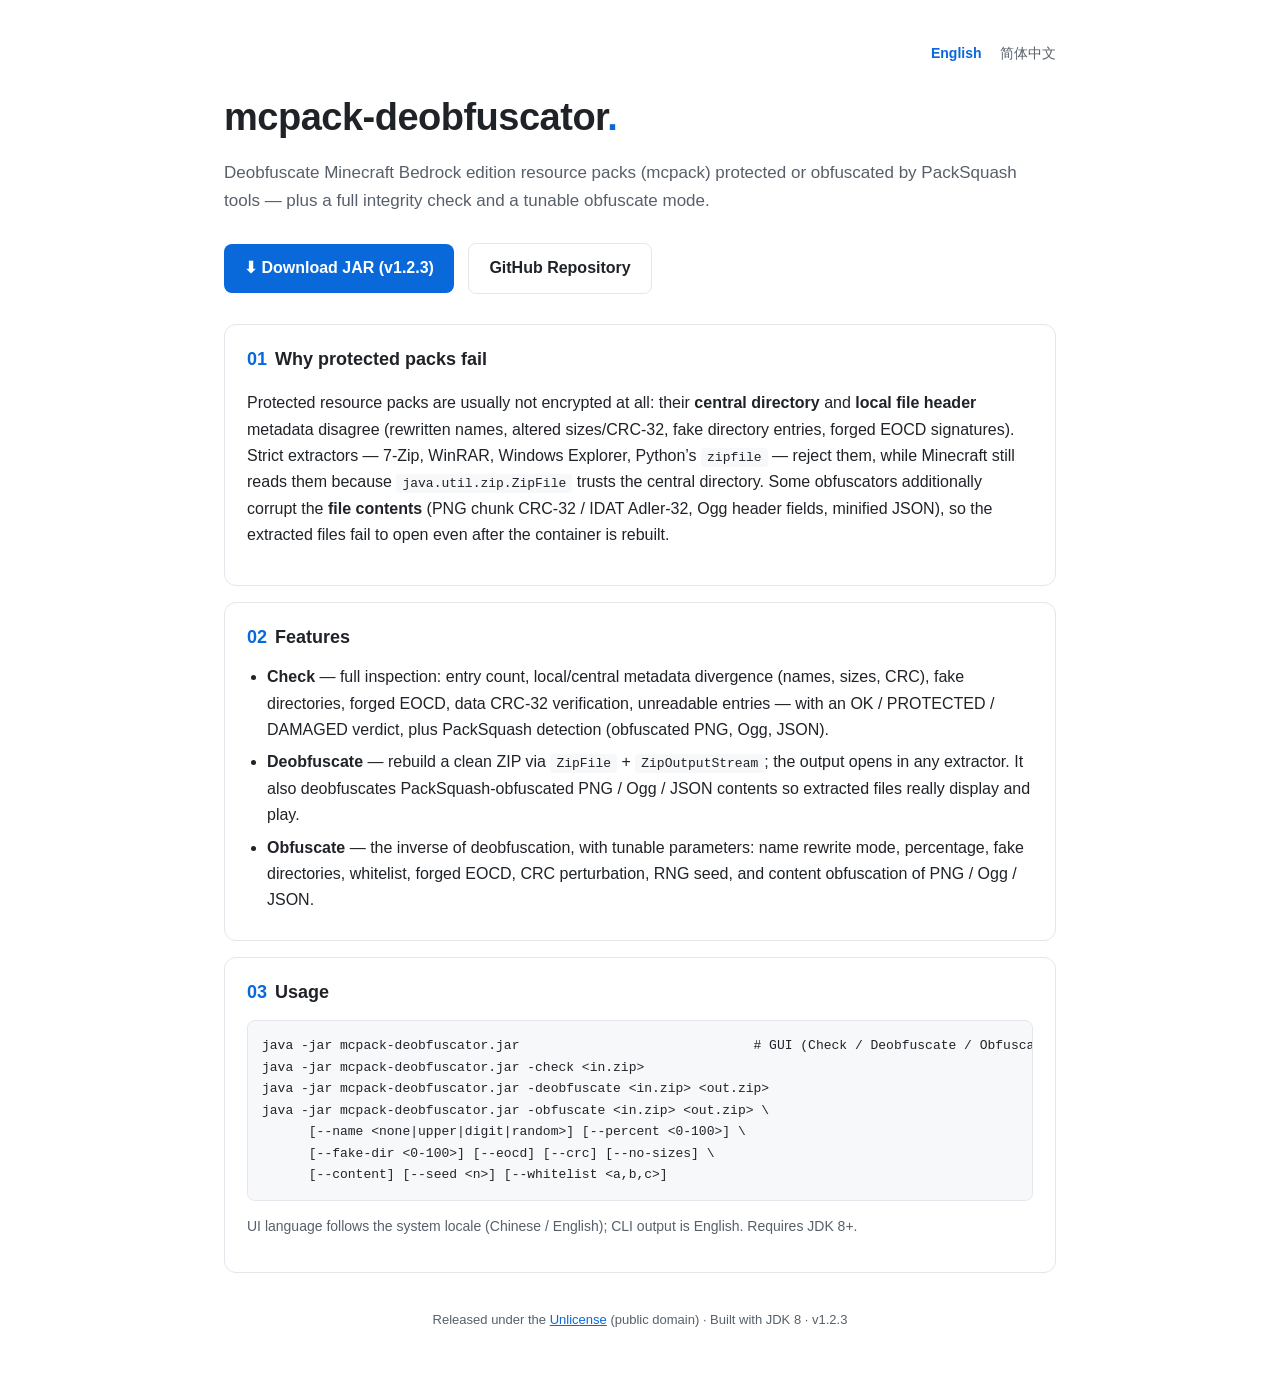
<file: docs/index.html>
<!DOCTYPE html>
<html lang="en">
<head>
<meta charset="UTF-8">
<meta name="viewport" content="width=device-width, initial-scale=1.0">
<title>mcpack-deobfuscator</title>
<link rel="stylesheet" href="style.css">
<script src="app.js" defer></script>
</head>
<body>
<div class="wrap">
  <div class="lang">
    <a href="index.html" class="active">English</a>
    <a href="index_zh.html">简体中文</a>
  </div>

  <h1>mcpack-deobfuscator<span class="dot">.</span></h1>
  <p class="sub">Deobfuscate Minecraft Bedrock edition resource packs (mcpack) protected or obfuscated by PackSquash tools &mdash; plus a full integrity check and a tunable obfuscate mode.</p>

  <div class="btn-row">
    <a class="btn" data-download href="https://github.com/848488489-ff/mcpack-deobfuscator/releases/download/v1.2.3.1/mcpack-deobfuscator.jar">&#11015; Download JAR (v1.2.3)</a>
    <a class="btn ghost" href="https://github.com/848488489-ff/mcpack-deobfuscator">GitHub Repository</a>
  </div>

  <div class="card">
    <h2><span class="n">01</span>Why protected packs fail</h2>
    <p>Protected resource packs are usually not encrypted at all: their <b>central directory</b> and <b>local file header</b> metadata disagree (rewritten names, altered sizes/CRC-32, fake directory entries, forged EOCD signatures). Strict extractors &mdash; 7-Zip, WinRAR, Windows Explorer, Python&rsquo;s <code>zipfile</code> &mdash; reject them, while Minecraft still reads them because <code>java.util.zip.ZipFile</code> trusts the central directory. Some obfuscators additionally corrupt the <b>file contents</b> (PNG chunk CRC-32 / IDAT Adler-32, Ogg header fields, minified JSON), so the extracted files fail to open even after the container is rebuilt.</p>
  </div>

  <div class="card">
    <h2><span class="n">02</span>Features</h2>
    <ul>
      <li><b>Check</b> &mdash; full inspection: entry count, local/central metadata divergence (names, sizes, CRC), fake directories, forged EOCD, data CRC-32 verification, unreadable entries &mdash; with an OK / PROTECTED / DAMAGED verdict, plus PackSquash detection (obfuscated PNG, Ogg, JSON).</li>
      <li><b>Deobfuscate</b> &mdash; rebuild a clean ZIP via <code>ZipFile</code> + <code>ZipOutputStream</code>; the output opens in any extractor. It also deobfuscates PackSquash-obfuscated PNG / Ogg / JSON contents so extracted files really display and play.</li>
      <li><b>Obfuscate</b> &mdash; the inverse of deobfuscation, with tunable parameters: name rewrite mode, percentage, fake directories, whitelist, forged EOCD, CRC perturbation, RNG seed, and content obfuscation of PNG / Ogg / JSON.</li>
    </ul>
  </div>

  <div class="card">
    <h2><span class="n">03</span>Usage</h2>
    <pre><code>java -jar mcpack-deobfuscator.jar                              # GUI (Check / Deobfuscate / Obfuscate)
java -jar mcpack-deobfuscator.jar -check &lt;in.zip&gt;
java -jar mcpack-deobfuscator.jar -deobfuscate &lt;in.zip&gt; &lt;out.zip&gt;
java -jar mcpack-deobfuscator.jar -obfuscate &lt;in.zip&gt; &lt;out.zip&gt; \
      [--name &lt;none|upper|digit|random&gt;] [--percent &lt;0-100&gt;] \
      [--fake-dir &lt;0-100&gt;] [--eocd] [--crc] [--no-sizes] \
      [--content] [--seed &lt;n&gt;] [--whitelist &lt;a,b,c&gt;]</code></pre>
    <p class="muted">UI language follows the system locale (Chinese / English); CLI output is English. Requires JDK 8+.</p>
  </div>

  <div class="footer">
    Released under the <a href="https://unlicense.org">Unlicense</a> (public domain) &middot; Built with JDK 8 &middot; <span data-version>v1.2.3</span>
  </div>
</div>
</body>
</html>
</file>
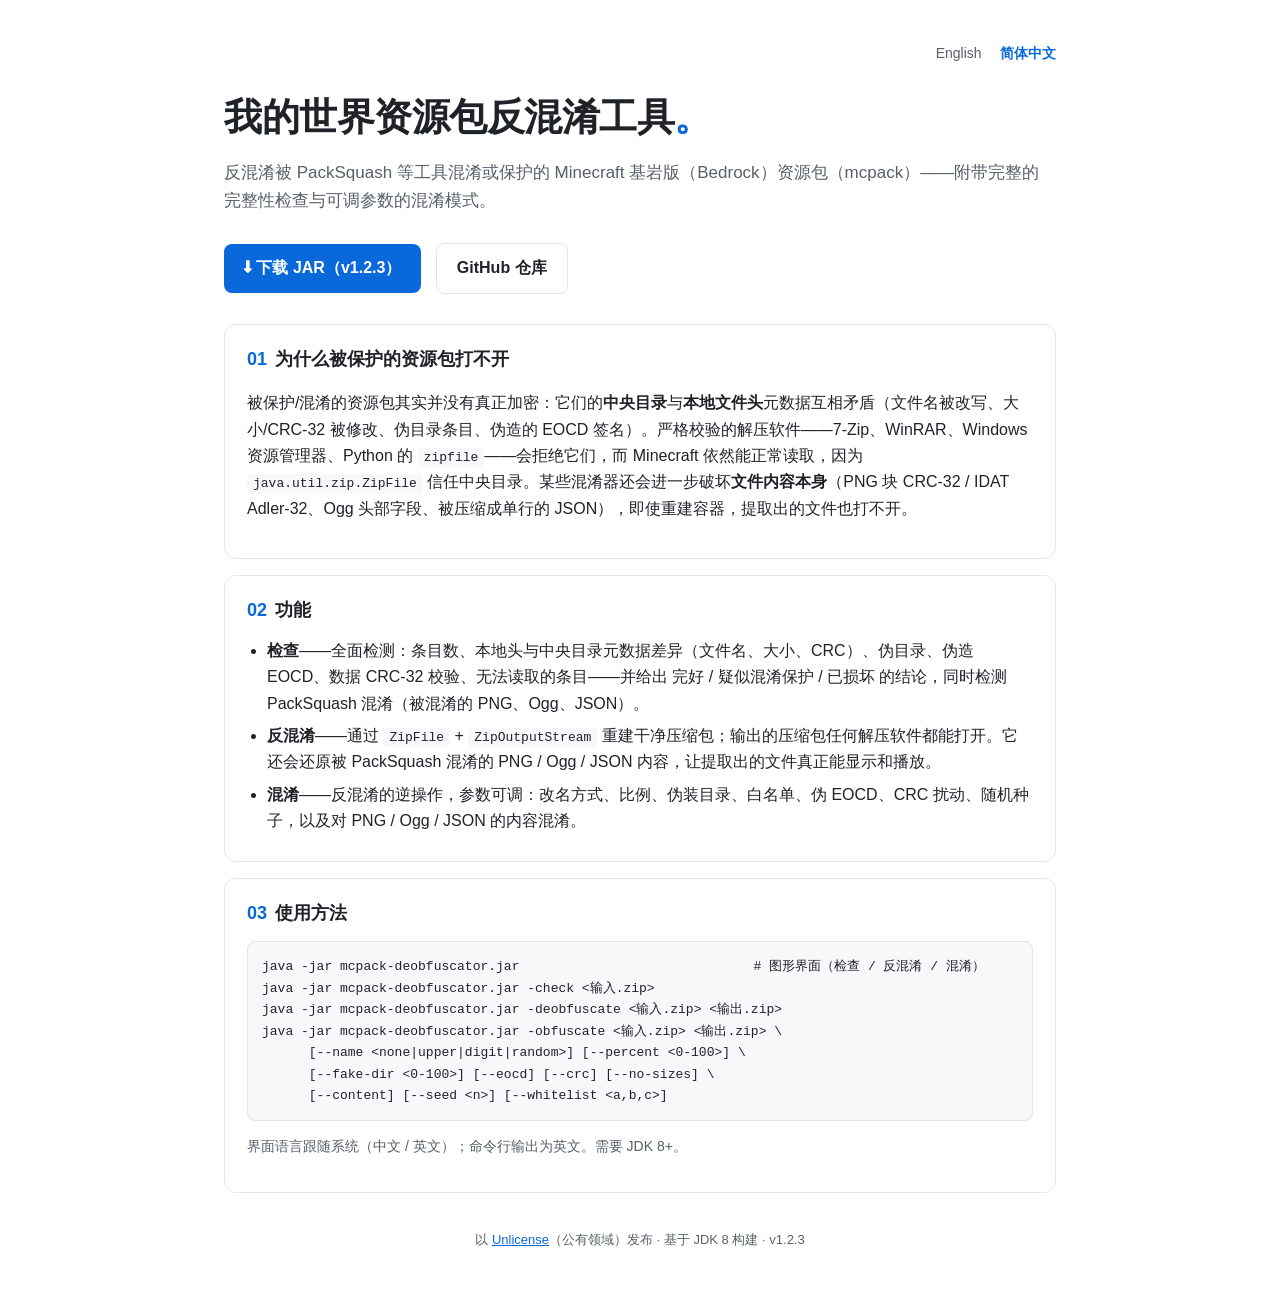
<file: docs/index_zh.html>
<!DOCTYPE html>
<html lang="zh-CN">
<head>
<meta charset="UTF-8">
<meta name="viewport" content="width=device-width, initial-scale=1.0">
<title>我的世界资源包反混淆工具</title>
<link rel="stylesheet" href="style.css">
<script src="app.js" defer></script>
</head>
<body>
<div class="wrap">
  <div class="lang">
    <a href="index.html">English</a>
    <a href="index_zh.html" class="active">简体中文</a>
  </div>

  <h1>我的世界资源包反混淆工具<span class="dot">。</span></h1>
  <p class="sub">反混淆被 PackSquash 等工具混淆或保护的 Minecraft 基岩版（Bedrock）资源包（mcpack）——附带完整的完整性检查与可调参数的混淆模式。</p>

  <div class="btn-row">
    <a class="btn" data-download href="https://github.com/848488489-ff/mcpack-deobfuscator/releases/download/v1.2.3.1/mcpack-deobfuscator.jar">&#11015; 下载 JAR（v1.2.3）</a>
    <a class="btn ghost" href="https://github.com/848488489-ff/mcpack-deobfuscator">GitHub 仓库</a>
  </div>

  <div class="card">
    <h2><span class="n">01</span>为什么被保护的资源包打不开</h2>
    <p>被保护/混淆的资源包其实并没有真正加密：它们的<b>中央目录</b>与<b>本地文件头</b>元数据互相矛盾（文件名被改写、大小/CRC-32 被修改、伪目录条目、伪造的 EOCD 签名）。严格校验的解压软件——7-Zip、WinRAR、Windows 资源管理器、Python 的 <code>zipfile</code>——会拒绝它们，而 Minecraft 依然能正常读取，因为 <code>java.util.zip.ZipFile</code> 信任中央目录。某些混淆器还会进一步破坏<b>文件内容本身</b>（PNG 块 CRC-32 / IDAT Adler-32、Ogg 头部字段、被压缩成单行的 JSON），即使重建容器，提取出的文件也打不开。</p>
  </div>

  <div class="card">
    <h2><span class="n">02</span>功能</h2>
    <ul>
      <li><b>检查</b>——全面检测：条目数、本地头与中央目录元数据差异（文件名、大小、CRC）、伪目录、伪造 EOCD、数据 CRC-32 校验、无法读取的条目——并给出 完好 / 疑似混淆保护 / 已损坏 的结论，同时检测 PackSquash 混淆（被混淆的 PNG、Ogg、JSON）。</li>
      <li><b>反混淆</b>——通过 <code>ZipFile</code> + <code>ZipOutputStream</code> 重建干净压缩包；输出的压缩包任何解压软件都能打开。它还会还原被 PackSquash 混淆的 PNG / Ogg / JSON 内容，让提取出的文件真正能显示和播放。</li>
      <li><b>混淆</b>——反混淆的逆操作，参数可调：改名方式、比例、伪装目录、白名单、伪 EOCD、CRC 扰动、随机种子，以及对 PNG / Ogg / JSON 的内容混淆。</li>
    </ul>
  </div>

  <div class="card">
    <h2><span class="n">03</span>使用方法</h2>
    <pre><code>java -jar mcpack-deobfuscator.jar                              # 图形界面（检查 / 反混淆 / 混淆）
java -jar mcpack-deobfuscator.jar -check &lt;输入.zip&gt;
java -jar mcpack-deobfuscator.jar -deobfuscate &lt;输入.zip&gt; &lt;输出.zip&gt;
java -jar mcpack-deobfuscator.jar -obfuscate &lt;输入.zip&gt; &lt;输出.zip&gt; \
      [--name &lt;none|upper|digit|random&gt;] [--percent &lt;0-100&gt;] \
      [--fake-dir &lt;0-100&gt;] [--eocd] [--crc] [--no-sizes] \
      [--content] [--seed &lt;n&gt;] [--whitelist &lt;a,b,c&gt;]</code></pre>
    <p class="muted">界面语言跟随系统（中文 / 英文）；命令行输出为英文。需要 JDK 8+。</p>
  </div>

  <div class="footer">
    以 <a href="https://unlicense.org">Unlicense</a>（公有领域）发布 &middot; 基于 JDK 8 构建 &middot; <span data-version>v1.2.3</span>
  </div>
</div>
</body>
</html>
</file>
<file: docs/style.css>
:root { --bg:#ffffff; --card:#ffffff; --border:#e3e6ea; --text:#1f2328; --muted:#57606a; --accent:#0969da; --code-bg:#f6f8fa; }
* { box-sizing:border-box; }
body { margin:0; background:var(--bg); color:var(--text); font-family:-apple-system,"Segoe UI",Roboto,"Helvetica Neue","Microsoft YaHei",sans-serif; line-height:1.65; }
.wrap { max-width:880px; margin:0 auto; padding:40px 24px 60px; }
.lang { text-align:right; margin-bottom:20px; }
.lang a { color:var(--muted); text-decoration:none; margin-left:14px; font-size:14px; }
.lang a.active { color:var(--accent); font-weight:600; }
h1 { font-size:38px; margin:0 0 10px; letter-spacing:-.5px; }
h1 .dot { color:var(--accent); }
.sub { color:var(--muted); font-size:17px; margin:0 0 28px; }
.btn-row { margin:0 0 30px; }
.btn { display:inline-block; background:var(--accent); color:#fff; padding:11px 20px; border-radius:8px; text-decoration:none; font-weight:600; margin-right:10px; }
.btn:hover { opacity:.9; }
.btn.ghost { background:transparent; border:1px solid var(--border); color:var(--text); }
.card { background:var(--card); border:1px solid var(--border); border-radius:12px; padding:20px 22px; margin:16px 0; }
.card h2 { margin:0 0 12px; font-size:18px; }
.card h2 .n { color:var(--accent); margin-right:8px; }
ul { margin:0; padding-left:20px; }
li { margin:6px 0; }
code { background:var(--code-bg); padding:2px 6px; border-radius:4px; font-size:13px; }
pre { background:var(--code-bg); border:1px solid var(--border); border-radius:8px; padding:14px; overflow-x:auto; font-size:13px; }
pre code { background:none; padding:0; }
.muted { color:var(--muted); font-size:14px; }
.footer { margin-top:36px; color:var(--muted); font-size:13px; text-align:center; }
a { color:var(--accent); }
hr { border:none; border-top:1px solid var(--border); margin:28px 0; }
</file>
